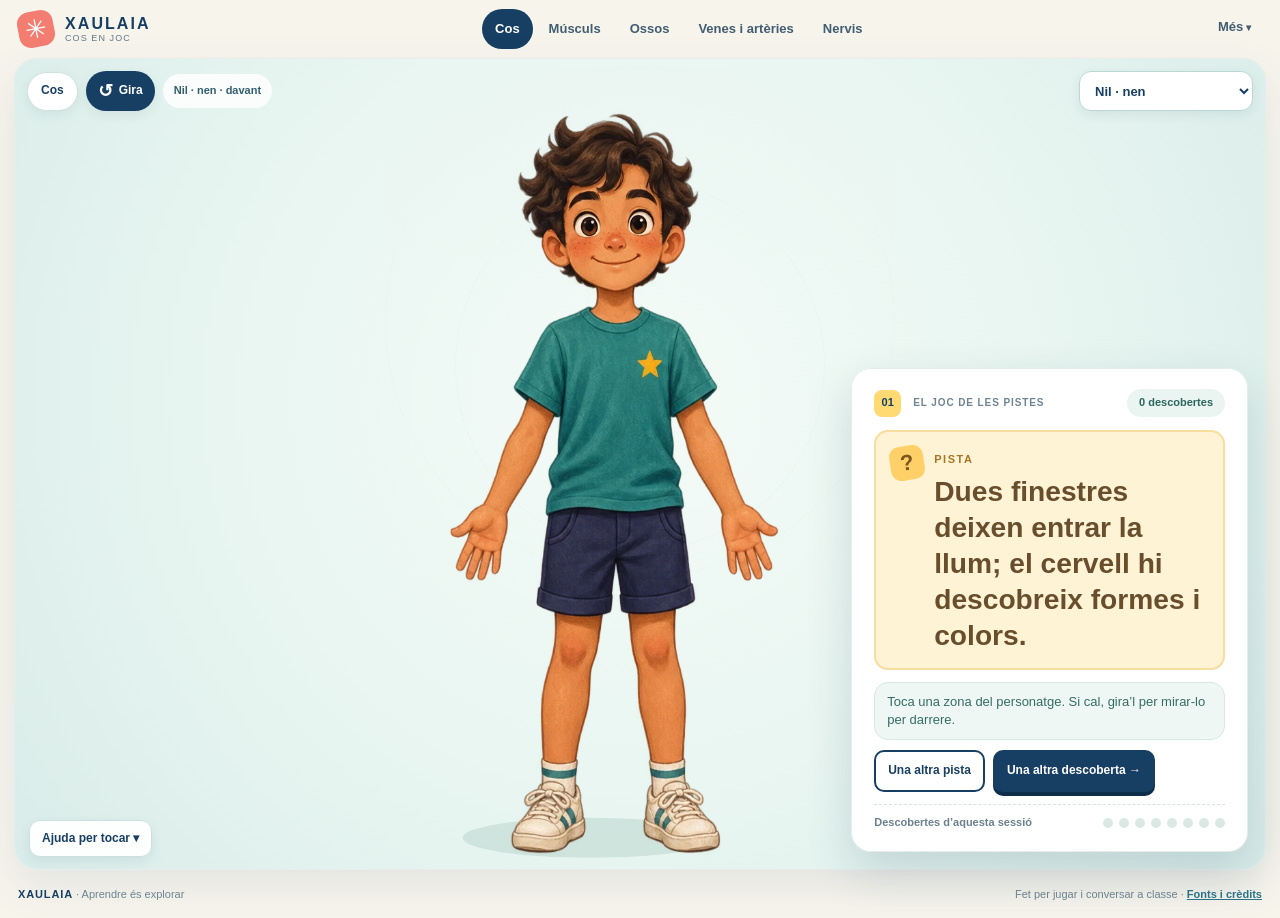
<file: index.html>
<!doctype html>
<html lang="ca">
<head>
  <meta charset="utf-8">
  <meta name="viewport" content="width=device-width, initial-scale=1, viewport-fit=cover">
  <meta name="theme-color" content="#184d77">
  <meta name="description" content="Descobreix el cos humà jugant: cos, músculs, ossos, circulació i nervis.">
  <link rel="manifest" href="./manifest.webmanifest">
  <link rel="icon" type="image/svg+xml" href="./icons/icon.svg">
  <link rel="apple-touch-icon" href="./icons/icon-192.png">
  <link rel="stylesheet" href="./styles.css?v=11">
  <link rel="stylesheet" href="./layout.css?v=11">
  <title>Cos en joc · XAULAIA</title>
</head>
<body class="app-page" data-mode="tickle">
  <a class="skip-link" href="#main">Salta al contingut</a>
  <header class="site-header">
    <div class="brand" aria-label="XAULAIA, Cos en joc">
      <span class="brand-mark" aria-hidden="true">✳</span>
      <span class="brand-text"><strong>XAULAIA</strong><small>Cos en joc</small></span>
    </div>
    <nav class="top-nav" aria-label="Activitats">
      <button class="nav-button is-active" type="button" data-mode="tickle" aria-current="page">Cos</button>
      <button class="nav-button" type="button" data-mode="muscles">Músculs</button>
      <button class="nav-button" type="button" data-mode="bones">Ossos</button>
      <button class="nav-button" type="button" data-mode="circulation" aria-label="Venes i artèries"><span class="nav-full">Venes i artèries</span><span class="nav-short" aria-hidden="true">Sang</span></button>
      <button class="nav-button" type="button" data-mode="nerves">Nervis</button>
    </nav>
    <details class="more-menu"><summary>Més</summary><div class="more-menu-popover"><button class="nav-button" type="button" data-mode="emotions">Cervell i emocions</button><button class="nav-button" type="button" data-mode="layers">Capes creades per mi</button></div></details>
    <button id="installButton" class="install-button" type="button" hidden>Instal·la l’app ↗</button>
  </header>

  <main id="main">
    <h1 class="sr-only">Cos en joc · XAULAIA</h1>

    <div class="app-layout">
      <section class="figure-card" aria-labelledby="figureTitle">
        <h2 id="figureTitle" class="sr-only">Explora el cos</h2>
        <span class="sr-only" id="figureSpeech" aria-live="polite">Hola! 👋</span>
        <div class="figure-toolbar">
          <div class="figure-toolbar-start"><span id="layerBadge" class="layer-badge">Cos</span><button id="turnButton" class="round-action" type="button" aria-label="Gira el personatge">↺ <span>Gira</span></button><span id="viewLabel" class="view-label">Nen · davant</span></div>
          <label class="person-picker" for="personSelect"><span class="sr-only">Tria personatge i edat</span><select id="personSelect" aria-label="Tria personatge i edat"><optgroup label="En Nil: nen i home"><option value="nen">Nil · nen</option><option value="home">Nil · adult</option></optgroup><optgroup label="La Nia: nena, adolescent i dona"><option value="nena">Nia · nena</option><option value="adolescent">Nia · adolescent</option><option value="dona">Nia · adulta</option></optgroup></select></label>
        </div>
        <div class="body-stage" id="bodyStage" data-layer="body" data-view="front">
          <div class="stage-orbit orbit-one" aria-hidden="true"></div>
          <div class="stage-orbit orbit-two" aria-hidden="true"></div>
          <svg id="bodySvg" class="body-svg" viewBox="0 0 420 610" role="group" aria-labelledby="svgTitle svgDesc">
            <title id="svgTitle">Personatge del cos humà</title>
            <desc id="svgDesc">Toca una zona del personatge per respondre a la pista. Pots girar-lo per veure l’esquena.</desc>
            <defs>
              <linearGradient id="skin" x1="0" x2="1" y1="0" y2="1"><stop stop-color="#f4bd92"/><stop offset="1" stop-color="#e9a97e"/></linearGradient>
              <linearGradient id="shirt" x1="0" x2="1" y1="0" y2="1"><stop stop-color="#80d7c7"/><stop offset="1" stop-color="#55b9b5"/></linearGradient>
              <linearGradient id="shorts" x1="0" x2="1" y1="0" y2="1"><stop stop-color="#265f91"/><stop offset="1" stop-color="#184d77"/></linearGradient>
              <filter id="softShadow" x="-40%" y="-40%" width="180%" height="180%"><feDropShadow dx="0" dy="8" stdDeviation="8" flood-color="#184d77" flood-opacity=".16"/></filter>
            </defs>
            <ellipse cx="210" cy="585" rx="102" ry="16" fill="#c7ddd8" opacity=".7"/>
            <g id="frontArt" class="view-art">
              <svg class="character-frame" x="0" y="0" width="420" height="610" viewBox="0 0 768 1024" preserveAspectRatio="none"><image id="frontCharacter" class="character-art" href="./characters/nen.webp" x="0" y="0" width="1536" height="1024" preserveAspectRatio="none"/></svg>
              <g class="muscle-overlay" aria-hidden="true">
                <path class="muscle-shape muscle-deltoid" d="M159 153 Q147 163 140 188 Q151 203 164 204 L178 165 Z M259 153 Q272 163 279 188 Q269 203 255 204 L242 165 Z"/>
                <path class="muscle-shape muscle-biceps" d="M138 195 Q130 224 119 259 L134 266 Q147 235 153 210 Z M281 195 Q289 224 300 259 L285 266 Q272 235 266 210 Z"/>
                <path class="muscle-shape muscle-serratus" d="M170 203 L187 214 L180 229 L190 236 L181 250 L167 244 Z M250 203 L233 214 L240 229 L230 236 L239 250 L253 244 Z"/>
                <path class="muscle-shape muscle-forearm" d="M113 257 Q100 288 102 319 L124 321 Q135 288 136 259 Z M307 257 Q320 288 318 319 L296 321 Q285 288 284 259 Z"/>
                <path class="muscle-shape muscle-quads" d="M164 388 Q184 382 205 388 L203 439 Q187 446 169 439 Z M217 388 Q237 382 258 388 L253 439 Q235 446 219 439 Z"/>
              </g>
              <g class="circulation-overlay" aria-hidden="true">
                <path class="vessel vessel-red" d="M218 198 C225 168 228 145 231 120 M218 198 C252 197 296 225 313 279 L338 344 M218 200 C202 254 181 323 174 394 L173 549 M218 200 C235 253 247 321 249 394 L249 549 M214 200 C180 196 131 220 111 278 L82 344"/>
                <path class="vessel vessel-blue" d="M203 198 C195 169 192 145 190 120 M203 198 C169 197 122 220 108 278 L78 344 M203 200 C190 250 169 321 167 394 L166 549 M203 200 C219 251 238 321 241 394 L242 549 M206 200 C244 202 295 225 312 278 L341 344"/>
                <path d="M191 189 Q182 169 190 157 Q201 148 207 165 L208 192Z M226 190 Q237 171 229 157 Q218 149 213 165 L212 192Z" fill="#d4f0ee" stroke="#53b6b5" stroke-width="2"/>
                <path d="M210 199 C194 178 183 202 210 223 C237 202 226 178 210 199Z" fill="#ea6a65" stroke="#af494b" stroke-width="2"/>
                <g class="blood-motion"><circle r="5" fill="#4f82c3"><animateMotion class="flow-particle" dur="1.2s" repeatCount="indefinite" path="M166 549 C170 430 185 297 203 198"/></circle><circle r="5" fill="#4f82c3"><animateMotion class="flow-particle" dur="1.2s" repeatCount="indefinite" path="M203 198 C182 182 180 161 190 150"/></circle><circle r="5" fill="#ef6d68"><animateMotion class="flow-particle" dur="1.2s" repeatCount="indefinite" path="M229 151 C240 168 230 189 218 200"/></circle><circle r="5" fill="#ef6d68"><animateMotion class="flow-particle" dur="1.2s" repeatCount="indefinite" path="M218 200 C235 310 250 440 249 549"/></circle></g>
              </g>
              <g class="brain-overlay" aria-hidden="true"><path d="M177 61 Q172 41 191 38 Q201 30 211 36 Q225 31 235 44 Q248 48 244 64 Q252 78 236 87 Q230 100 214 94 Q201 101 188 91 Q172 88 176 73 Z" fill="#ed8e9e" stroke="#ae5c70" stroke-width="2"/><path d="M210 37 Q207 53 212 65 Q207 79 214 93 M185 56 Q198 53 198 68 M228 50 Q221 62 232 73" fill="none" stroke="#ae5c70" stroke-width="2" stroke-linecap="round"/></g>
              <g class="bones-overlay" aria-hidden="true" stroke-linecap="round" stroke-linejoin="round">
                <g class="bone-skull" fill="#fff7e5" stroke="#66849b" stroke-width="2.6">
                  <path d="M176 69 Q176 35 210 31 Q244 35 244 69 L240 91 Q237 110 223 119 L197 119 Q183 110 180 91 Z"/>
                  <path d="M188 104 Q210 119 232 104 L228 124 Q210 137 192 124 Z"/>
                  <ellipse cx="195" cy="78" rx="9" ry="11" fill="#d9e8e9" stroke="#66849b" stroke-width="2"/>
                  <ellipse cx="225" cy="78" rx="9" ry="11" fill="#d9e8e9" stroke="#66849b" stroke-width="2"/>
                  <path d="M210 87 L205 101 L215 101 Z" fill="#d9e8e9" stroke="#66849b" stroke-width="1.5"/>
                  <path d="M194 109 Q210 115 226 109 M196 114 L196 119 M203 115 L203 122 M210 115 L210 123 M217 115 L217 122 M224 114 L224 119" fill="none" stroke="#66849b" stroke-width="1.5"/>
                </g>
                <g class="bone-spine" fill="#fff7e5" stroke="#66849b" stroke-width="2">
                  <path d="M210 135 C209 184 209 270 210 335" fill="none" stroke="#d6e3e9" stroke-width="13"/>
                  <path d="M210 135 C209 184 209 270 210 335" fill="none" stroke="#6d899e" stroke-width="2"/>
                  <rect x="202" y="145" width="16" height="11" rx="4"/><rect x="202" y="160" width="16" height="11" rx="4"/>
                  <rect x="202" y="175" width="16" height="11" rx="4"/><rect x="202" y="190" width="16" height="11" rx="4"/>
                  <rect x="202" y="205" width="16" height="11" rx="4"/><rect x="202" y="220" width="16" height="11" rx="4"/>
                  <rect x="202" y="235" width="16" height="11" rx="4"/><rect x="202" y="250" width="16" height="11" rx="4"/>
                  <rect x="202" y="265" width="16" height="11" rx="4"/><rect x="202" y="280" width="16" height="11" rx="4"/>
                  <rect x="202" y="295" width="16" height="11" rx="4"/><rect x="202" y="310" width="16" height="11" rx="4"/>
                </g>
                <g class="bone-ribs" fill="none" stroke="#fff7e5" stroke-width="10">
                  <path d="M209 182 Q183 168 166 186 Q165 203 203 206 M211 182 Q237 168 254 186 Q255 203 217 206"/>
                  <path d="M209 202 Q180 188 162 205 Q161 223 203 226 M211 202 Q240 188 258 205 Q259 223 217 226"/>
                  <path d="M209 222 Q182 211 166 225 Q166 242 203 247 M211 222 Q238 211 254 225 Q254 242 217 247"/>
                  <path d="M209 242 Q185 234 171 246 Q173 259 204 266 M211 242 Q235 234 249 246 Q247 259 216 266"/>
                </g>
                <g class="bone-ribs" fill="none" stroke="#66849b" stroke-width="2.2">
                  <path d="M209 182 Q183 168 166 186 Q165 203 203 206 M211 182 Q237 168 254 186 Q255 203 217 206"/>
                  <path d="M209 202 Q180 188 162 205 Q161 223 203 226 M211 202 Q240 188 258 205 Q259 223 217 226"/>
                  <path d="M209 222 Q182 211 166 225 Q166 242 203 247 M211 222 Q238 211 254 225 Q254 242 217 247"/>
                  <path d="M209 242 Q185 234 171 246 Q173 259 204 266 M211 242 Q235 234 249 246 Q247 259 216 266"/>
                  <path d="M210 178 L210 264"/>
                </g>
                <g class="bone-arms" fill="none" stroke="#fff7e5" stroke-width="11">
                  <path d="M204 170 Q180 164 160 174 M216 170 Q240 164 260 174"/>
                  <path d="M156 182 L129 260 M264 182 L291 260"/>
                  <path d="M129 264 L105 327 M135 265 L114 330 M291 264 L315 327 M285 265 L306 330"/>
                </g>
                <g class="bone-arms" fill="none" stroke="#66849b" stroke-width="2.3">
                  <path d="M204 170 Q180 164 160 174 M216 170 Q240 164 260 174 M156 182 L129 260 M264 182 L291 260"/>
                  <path d="M129 264 L105 327 M135 265 L114 330 M291 264 L315 327 M285 265 L306 330"/>
                </g>
                <g class="bone-pelvis" fill="#fff7e5" stroke="#66849b" stroke-width="2.5">
                  <path d="M174 313 Q192 324 210 317 Q228 324 246 313 L256 332 Q241 346 229 354 L210 343 L191 354 Q179 346 164 332 Z"/>
                  <path d="M197 336 Q210 341 223 336 L210 358 Z"/>
                </g>
                <g class="bone-legs" fill="none" stroke="#fff7e5" stroke-width="14">
                  <path d="M191 356 L181 437 M229 356 L241 437"/>
                  <path d="M181 444 L177 545 M187 444 L187 544 M241 444 L247 545 M235 444 L237 544"/>
                </g>
                <g class="bone-legs" fill="none" stroke="#66849b" stroke-width="2.5">
                  <path d="M191 356 L181 437 M229 356 L241 437 M181 444 L177 545 M187 444 L187 544 M241 444 L247 545 M235 444 L237 544"/>
                </g>
                <g fill="#fff7e5" stroke="#66849b" stroke-width="2">
                  <circle cx="129" cy="261" r="7"/><circle cx="291" cy="261" r="7"/>
                  <circle cx="181" cy="440" r="8"/><circle cx="241" cy="440" r="8"/>
                </g>
              </g>
              <g class="nerves-overlay" aria-hidden="true" fill="none" stroke-linecap="round" stroke-linejoin="round">
                <path class="nerve-brain" d="M182 57 Q179 44 192 40 Q202 31 211 39 Q223 33 232 43 Q244 45 240 58 Q248 71 237 78 Q233 90 219 88 Q209 95 199 87 Q185 91 181 76 Q174 69 182 57 Z" fill="#ffe2a0" stroke="#a97722" stroke-width="2.5"/>
                <path class="nerve-brain-detail" d="M209 39 Q203 54 211 63 Q205 77 212 88 M191 56 Q201 54 201 64 M229 51 Q219 62 229 73" stroke="#b78124" stroke-width="2"/>
                <path class="nerve-halo" d="M210 89 C209 146 210 247 210 334" stroke="#fff6d8" stroke-width="13"/>
                <path class="nerve-spinal-cord" d="M210 89 C209 146 210 247 210 334" stroke="#e5ac39" stroke-width="5"/>
                <g class="nerve-network" stroke="#fff6d8" stroke-width="9">
                  <path d="M210 168 Q179 166 156 187 C140 211 132 244 127 267 C115 299 105 320 95 341"/>
                  <path d="M210 168 Q241 166 264 187 C280 211 288 244 293 267 C305 299 315 320 325 341"/>
                  <path d="M210 312 Q188 332 184 370 C179 414 181 471 178 549"/>
                  <path d="M210 312 Q232 332 236 370 C241 414 239 471 242 549"/>
                  <path d="M190 230 Q177 241 165 256 M230 230 Q243 241 255 256"/>
                </g>
                <g class="nerve-network" stroke="#e5ac39" stroke-width="3.7">
                  <path d="M210 168 Q179 166 156 187 C140 211 132 244 127 267 C115 299 105 320 95 341"/>
                  <path d="M210 168 Q241 166 264 187 C280 211 288 244 293 267 C305 299 315 320 325 341"/>
                  <path d="M210 312 Q188 332 184 370 C179 414 181 471 178 549"/>
                  <path d="M210 312 Q232 332 236 370 C241 414 239 471 242 549"/>
                  <path d="M190 230 Q177 241 165 256 M230 230 Q243 241 255 256"/>
                </g>
                <g class="nerve-nodes" fill="#ffcc54" stroke="#a97722" stroke-width="1.7">
                  <circle cx="210" cy="88" r="5"/><circle cx="210" cy="168" r="5"/><circle cx="210" cy="312" r="5"/>
                  <circle cx="95" cy="341" r="5"/><circle cx="325" cy="341" r="5"/>
                  <circle cx="178" cy="549" r="5"/><circle cx="242" cy="549" r="5"/>
                </g>
                <g class="nerve-route nerve-sensory-route" stroke="#f68c3d" stroke-width="7">
                  <path d="M325 341 C315 320 305 299 293 267 C288 244 280 211 264 187 Q241 166 210 168 C209 147 210 111 210 88"/>
                </g>
                <g class="nerve-route nerve-motor-route" stroke="#f68c3d" stroke-width="7">
                  <path d="M210 88 C210 111 209 147 210 168 Q241 166 264 187 C280 211 288 244 293 267 C305 299 315 320 325 341"/>
                </g>
              </g>
            </g>
            <g id="backArt" class="view-art" aria-hidden="true">
              <svg class="character-frame" x="0" y="0" width="420" height="610" viewBox="768 0 768 1024" preserveAspectRatio="none"><image id="backCharacter" class="character-art" href="./characters/nen.webp" x="0" y="0" width="1536" height="1024" preserveAspectRatio="none"/></svg>
              <g class="muscle-overlay" aria-hidden="true"><path class="muscle-shape muscle-trapezius" d="M184 142 Q208 166 236 142 L258 188 L212 218 L162 188Z"/><path class="muscle-shape muscle-triceps" d="M137 196 L155 212 L130 269 L113 258Z M283 196 L265 212 L290 269 L307 258Z"/><path class="muscle-shape muscle-glutes" d="M164 331 Q186 322 208 339 L207 391 Q183 395 164 377Z M212 339 Q234 322 256 331 L256 377 Q237 395 213 391Z"/><path class="muscle-shape muscle-calves" d="M164 460 Q177 455 192 461 L188 539 L165 539Z M228 461 Q243 455 256 460 L255 539 L232 539Z"/></g>
              <g class="circulation-overlay" aria-hidden="true"><path class="vessel vessel-red" d="M218 198 C225 168 228 145 231 120 M218 198 C252 197 296 225 313 279 L338 344 M218 200 C202 254 181 323 174 394 L173 549 M218 200 C235 253 247 321 249 394 L249 549 M214 200 C180 196 131 220 111 278 L82 344"/><path class="vessel vessel-blue" d="M203 198 C195 169 192 145 190 120 M203 198 C169 197 122 220 108 278 L78 344 M203 200 C190 250 169 321 167 394 L166 549 M203 200 C219 251 238 321 241 394 L242 549 M206 200 C244 202 295 225 312 278 L341 344"/><path d="M210 199 C194 178 183 202 210 223 C237 202 226 178 210 199Z" fill="#ea6a65" stroke="#af494b" stroke-width="2"/><g class="blood-motion"><circle r="5" fill="#4f82c3"><animateMotion class="flow-particle" dur="1.2s" repeatCount="indefinite" path="M166 549 C170 430 185 297 203 198"/></circle><circle r="5" fill="#4f82c3"><animateMotion class="flow-particle" dur="1.2s" repeatCount="indefinite" path="M203 198 C182 182 180 161 190 150"/></circle><circle r="5" fill="#ef6d68"><animateMotion class="flow-particle" dur="1.2s" repeatCount="indefinite" path="M229 151 C240 168 230 189 218 200"/></circle><circle r="5" fill="#ef6d68"><animateMotion class="flow-particle" dur="1.2s" repeatCount="indefinite" path="M218 200 C235 310 250 440 249 549"/></circle></g></g>
              <g class="bones-overlay" aria-hidden="true" stroke-linecap="round" stroke-linejoin="round">
                <g class="bone-skull" fill="#fff7e5" stroke="#66849b" stroke-width="2.6">
                  <path d="M176 68 Q176 35 210 31 Q244 35 244 68 Q244 103 226 121 L194 121 Q176 103 176 68 Z"/>
                </g>
                <g class="bone-ribs" fill="none" stroke="#fff7e5" stroke-width="11">
                  <path d="M207 179 Q177 169 165 190 Q171 209 204 215 M213 179 Q243 169 255 190 Q249 209 216 215"/>
                  <path d="M207 204 Q176 196 164 215 Q173 230 204 238 M213 204 Q244 196 256 215 Q247 230 216 238"/>
                  <path d="M207 228 Q181 225 169 238 Q178 252 205 261 M213 228 Q239 225 251 238 Q242 252 215 261"/>
                </g>
                <g class="bone-ribs" fill="none" stroke="#66849b" stroke-width="2.2">
                  <path d="M207 179 Q177 169 165 190 Q171 209 204 215 M213 179 Q243 169 255 190 Q249 209 216 215"/>
                  <path d="M207 204 Q176 196 164 215 Q173 230 204 238 M213 204 Q244 196 256 215 Q247 230 216 238"/>
                  <path d="M207 228 Q181 225 169 238 Q178 252 205 261 M213 228 Q239 225 251 238 Q242 252 215 261"/>
                </g>
                <g class="bone-scapulae" fill="#fff7e5" stroke="#66849b" stroke-width="2.2">
                  <path d="M171 179 L196 190 L179 226 Q163 215 171 179 Z"/>
                  <path d="M249 179 L224 190 L241 226 Q257 215 249 179 Z"/>
                </g>
                <g class="bone-spine" fill="#fff7e5" stroke="#66849b" stroke-width="2">
                  <path d="M210 137 L210 334" fill="none" stroke="#d6e3e9" stroke-width="13"/>
                  <path d="M210 137 L210 334" fill="none" stroke="#6d899e" stroke-width="2"/>
                  <rect x="202" y="145" width="16" height="11" rx="4"/><rect x="202" y="161" width="16" height="11" rx="4"/>
                  <rect x="202" y="177" width="16" height="11" rx="4"/><rect x="202" y="193" width="16" height="11" rx="4"/>
                  <rect x="202" y="209" width="16" height="11" rx="4"/><rect x="202" y="225" width="16" height="11" rx="4"/>
                  <rect x="202" y="241" width="16" height="11" rx="4"/><rect x="202" y="257" width="16" height="11" rx="4"/>
                  <rect x="202" y="273" width="16" height="11" rx="4"/><rect x="202" y="289" width="16" height="11" rx="4"/>
                  <rect x="202" y="305" width="16" height="11" rx="4"/><rect x="202" y="321" width="16" height="11" rx="4"/>
                </g>
                <g class="bone-arms" fill="none" stroke="#fff7e5" stroke-width="11">
                  <path d="M156 181 L129 260 M264 181 L291 260 M129 265 L105 328 M135 265 L114 328 M291 265 L315 328 M285 265 L306 328"/>
                </g>
                <g class="bone-arms" fill="none" stroke="#66849b" stroke-width="2.3">
                  <path d="M156 181 L129 260 M264 181 L291 260 M129 265 L105 328 M135 265 L114 328 M291 265 L315 328 M285 265 L306 328"/>
                </g>
                <g class="bone-pelvis" fill="#fff7e5" stroke="#66849b" stroke-width="2.5">
                  <path d="M172 318 Q190 325 210 319 Q230 325 248 318 L254 337 Q235 352 210 349 Q185 352 166 337 Z"/>
                </g>
                <g class="bone-legs" fill="none" stroke="#fff7e5" stroke-width="14">
                  <path d="M190 351 L181 438 M230 351 L241 438 M181 446 L177 545 M187 446 L187 544 M241 446 L247 545 M235 446 L237 544"/>
                </g>
                <g class="bone-legs" fill="none" stroke="#66849b" stroke-width="2.5">
                  <path d="M190 351 L181 438 M230 351 L241 438 M181 446 L177 545 M187 446 L187 544 M241 446 L247 545 M235 446 L237 544"/>
                </g>
                <g fill="#fff7e5" stroke="#66849b" stroke-width="2">
                  <circle cx="129" cy="261" r="7"/><circle cx="291" cy="261" r="7"/>
                  <circle cx="181" cy="442" r="8"/><circle cx="241" cy="442" r="8"/>
                </g>
              </g>
              <g class="nerves-overlay" aria-hidden="true" fill="none" stroke-linecap="round" stroke-linejoin="round">
                <path class="nerve-brain" d="M182 57 Q179 44 192 40 Q202 31 211 39 Q223 33 232 43 Q244 45 240 58 Q248 71 237 78 Q233 90 219 88 Q209 95 199 87 Q185 91 181 76 Q174 69 182 57 Z" fill="#ffe2a0" stroke="#a97722" stroke-width="2.5"/>
                <path class="nerve-brain-detail" d="M209 39 Q203 54 211 63 Q205 77 212 88 M191 56 Q201 54 201 64 M229 51 Q219 62 229 73" stroke="#b78124" stroke-width="2"/>
                <path class="nerve-halo" d="M210 89 C209 146 210 247 210 334" stroke="#fff6d8" stroke-width="13"/>
                <path class="nerve-spinal-cord" d="M210 89 C209 146 210 247 210 334" stroke="#e5ac39" stroke-width="5"/>
                <g class="nerve-network" stroke="#fff6d8" stroke-width="9">
                  <path d="M210 168 Q179 166 156 187 C140 211 132 244 127 267 C115 299 105 320 95 341"/>
                  <path d="M210 168 Q241 166 264 187 C280 211 288 244 293 267 C305 299 315 320 325 341"/>
                  <path d="M210 312 Q188 332 184 370 C179 414 181 471 178 549"/>
                  <path d="M210 312 Q232 332 236 370 C241 414 239 471 242 549"/>
                  <path d="M190 230 Q177 241 165 256 M230 230 Q243 241 255 256"/>
                </g>
                <g class="nerve-network" stroke="#e5ac39" stroke-width="3.7">
                  <path d="M210 168 Q179 166 156 187 C140 211 132 244 127 267 C115 299 105 320 95 341"/>
                  <path d="M210 168 Q241 166 264 187 C280 211 288 244 293 267 C305 299 315 320 325 341"/>
                  <path d="M210 312 Q188 332 184 370 C179 414 181 471 178 549"/>
                  <path d="M210 312 Q232 332 236 370 C241 414 239 471 242 549"/>
                  <path d="M190 230 Q177 241 165 256 M230 230 Q243 241 255 256"/>
                </g>
                <g class="nerve-nodes" fill="#ffcc54" stroke="#a97722" stroke-width="1.7">
                  <circle cx="210" cy="88" r="5"/><circle cx="210" cy="168" r="5"/><circle cx="210" cy="312" r="5"/>
                  <circle cx="95" cy="341" r="5"/><circle cx="325" cy="341" r="5"/>
                  <circle cx="178" cy="549" r="5"/><circle cx="242" cy="549" r="5"/>
                </g>
                <g class="nerve-route nerve-sensory-route" stroke="#f68c3d" stroke-width="7">
                  <path d="M325 341 C315 320 305 299 293 267 C288 244 280 211 264 187 Q241 166 210 168 C209 147 210 111 210 88"/>
                </g>
                <g class="nerve-route nerve-motor-route" stroke="#f68c3d" stroke-width="7">
                  <path d="M210 88 C210 111 209 147 210 168 Q241 166 264 187 C280 211 288 244 293 267 C305 299 315 320 325 341"/>
                </g>
              </g>
            </g>
            <g id="customMarkers" aria-hidden="true"></g>
            <g id="hotspots"></g>
          </svg>
          <div class="tickle-pop" aria-hidden="true">He-he! ✨</div>
        </div>
        <details class="accessible-zones"><summary>Ajuda per tocar ▾</summary><div id="zoneButtons" class="zone-buttons"></div></details>
      </section>

      <div class="activity-column">
        <section id="ticklePanel" class="activity-panel" data-panel="tickle" aria-labelledby="tickleTitle">
          <div class="activity-kicker"><span class="number-pill">01</span> EL JOC DE LES PISTES <span class="score-pill" id="scorePill">0 descobertes</span></div>
          <h2 id="tickleTitle">On li fem pessigolles?</h2>
          <p class="panel-lead">Llegeix, pensa i toca el lloc. Les pistes expliquen què fa cada part del cos.</p>
          <div class="clue-card"><div class="clue-icon" aria-hidden="true">?</div><div><span class="clue-label">PISTA</span><p id="clueText"></p></div></div>
          <div id="clueFeedback" class="feedback" role="status" aria-live="polite">Toca una zona del personatge.</div>
          <div class="panel-actions"><button id="extraHintButton" class="secondary-button" type="button">Una altra pista</button><button id="nextClueButton" class="primary-button" type="button">Una altra descoberta →</button></div>
          <div class="progress-row"><span>Descobertes d’aquesta sessió</span><div id="progressDots" class="progress-dots" aria-hidden="true"></div></div>
        </section>

        <section id="musclesPanel" class="activity-panel" data-panel="muscles" aria-labelledby="musclesTitle" hidden>
          <div class="activity-kicker"><span class="number-pill">02</span> COM ENS MOVEM</div>
          <h2 id="musclesTitle">El pot de galetes és dalt de tot!</h2>
          <p class="panel-lead">Un moviment necessita un equip de músculs. Tria els que hi ajuden en cada moment.</p>
          <div class="story-strip"><span aria-hidden="true">🍪</span><p id="muscleStory"></p></div>
          <div class="step-tabs" role="group" aria-label="Moments del moviment"><button id="muscleStep1" class="step-button is-active" type="button" data-step="0">1 · Arribar-hi</button><button id="muscleStep2" class="step-button" type="button" data-step="1">2 · Agafar i acostar</button></div>
          <fieldset class="muscle-options"><legend id="muscleQuestion">Quins músculs t’ajuden?</legend><div id="muscleChoices" class="choice-grid"></div></fieldset>
          <button id="checkMusclesButton" class="primary-button full" type="button">Comprova l’equip →</button>
          <div id="muscleFeedback" class="feedback muscle-feedback" role="status" aria-live="polite">Pots seleccionar més d’una resposta.</div>
          <p class="tiny-note">Parlem dels músculs principals d’aquest gest; el cos en fa treballar molts més.</p>
        </section>

        <section id="bonesPanel" class="activity-panel" data-panel="bones" aria-labelledby="bonesTitle" hidden>
          <div class="activity-kicker"><span class="number-pill">03</span> ELS OSSOS</div>
          <h2 id="bonesTitle">Un esquelet que ajuda</h2>
          <p class="panel-lead">Els ossos ens sostenen, protegeixen òrgans i treballen amb els músculs per moure’ns.</p>
          <div class="clue-card"><div class="clue-icon" aria-hidden="true">?</div><div><span class="clue-label">TOCA L’OS</span><p id="boneQuestion"></p></div></div>
          <div id="boneFeedback" class="feedback" role="status" aria-live="polite">Toca la figura. Pots girar-la per veure la columna.</div>
          <div class="panel-actions"><button id="boneHintButton" class="secondary-button" type="button">Una pista</button><button id="nextBoneButton" class="primary-button" type="button">Una altra pregunta →</button></div>
          <details class="learn-more"><summary>Per què tenim ossos?</summary><p>El crani protegeix el cervell, les costelles formen una gàbia flexible i la columna ajuda a sostenir el tronc. És un esquema simplificat.</p></details>
        </section>

        <section id="circulationPanel" class="activity-panel" data-panel="circulation" aria-labelledby="circulationTitle" hidden>
          <div class="activity-kicker"><span class="number-pill">04</span> VENES I ARTÈRIES</div>
          <h2 id="circulationTitle">Un circuit que no s’atura</h2>
          <p class="panel-lead">El cor empeny la sang cap als pulmons i cap a tot el cos. Mou el control per veure com canvia el ritme dels batecs.</p>
          <div class="heart-control"><div class="heart-pulse" aria-hidden="true">♥</div><div class="rate-readout"><strong><span id="bpmValue">90</span> <small>bpm</small></strong><span>batecs per minut</span></div><input id="bpmSlider" type="range" min="60" max="150" value="90" step="5" aria-label="Batecs per minut"><div class="slider-labels"><span>més tranquil</span><span>més ràpid</span></div></div>
          <details class="learn-more"><summary>Segueix el recorregut de la sang</summary><div class="flow-card" aria-label="Camí simplificat de la sang"><div class="flow-line flow-blue"><span>Cos</span><b>→</b><span>Venes</span><b>→</b><span>Cor dret</span><b>→</b><span>Artèria pulmonar</span><b>→</b><span>Pulmons</span></div><div class="flow-line flow-red"><span>Pulmons</span><b>→</b><span>Venes pulmonars</span><b>→</b><span>Cor esquerre</span><b>→</b><span>Artèries</span><b>→</b><span>Cos</span></div></div><p class="tiny-note">Les artèries surten del cor i les venes hi tornen. El blau i el vermell són colors d’un esquema: la sang no és blava. El control és una simulació, no una mesura del teu pols.</p></details>
          <div class="fact-box"><strong>Sabies que…?</strong><p id="bpmFact">El cor batega una vegada i una altra. Si el ritme canvia, el recorregut de la sang continua sent el mateix.</p></div>
        </section>

        <section id="nervesPanel" class="activity-panel" data-panel="nerves" aria-labelledby="nervesTitle" hidden>
          <div class="activity-kicker"><span class="number-pill">05</span> ELS NERVIS</div>
          <h2 id="nervesTitle">Missatges que viatgen</h2>
          <p class="panel-lead">Els nervis comuniquen el cos amb el cervell i la medul·la espinal. Segueix la direcció del missatge.</p>
          <div class="clue-card"><div class="clue-icon" aria-hidden="true">✦</div><div><span class="clue-label">QUIN CAMÍ?</span><p id="nerveQuestion"></p></div></div>
          <div id="nerveChoices" class="nerve-choices" role="group" aria-label="Tria el camí del missatge"></div>
          <div id="nerveFeedback" class="feedback" role="status" aria-live="polite">Tria un camí per veure el missatge.</div>
          <button id="nextNerveButton" class="primary-button full" type="button">Un altre missatge →</button>
          <details class="learn-more"><summary>Com ho sabem?</summary><p>Els nervis sensitius porten informació cap al cervell i la medul·la. Els nervis motors porten ordres cap als músculs. El dibuix és un esquema simplificat.</p></details>
        </section>

        <section id="emotionsPanel" class="activity-panel" data-panel="emotions" aria-labelledby="emotionsTitle" hidden>
          <div class="activity-kicker"><span class="number-pill">06</span> CERVELL I EMOCIONS</div>
          <h2 id="emotionsTitle">Un soroll al pati! Què passa?</h2>
          <p class="panel-lead">Cau una pilota i fa un soroll fort. Diverses parts del cervell comparteixen informació. Relaciona cada pista amb la seva tasca.</p>
          <div class="brain-situation"><span aria-hidden="true">💥</span><span>«PAM!» Una pilota ha caigut darrere teu.</span></div>
          <div id="brainMatch" class="brain-match"></div>
          <button id="checkBrainButton" class="primary-button full" type="button">Comprova les relacions →</button>
          <div id="brainFeedback" class="feedback" role="status" aria-live="polite">Tria una resposta per a cada part.</div>
          <div class="fact-box"><strong>Una idea important</strong><p>Les emocions no tenen un únic “botó”. El cervell treballa en xarxa i el cos també ens dona pistes, com un batec més ràpid.</p></div>
        </section>

        <section id="layersPanel" class="activity-panel" data-panel="layers" aria-labelledby="layersTitle" hidden>
          <div class="activity-kicker"><span class="number-pill">07</span> EL TEU LABORATORI</div>
          <h2 id="layersTitle">Mira el cos per capes</h2>
          <p class="panel-lead">Cada capa és una manera de mirar el mateix cos. També pots inventar-ne una i posar-hi punts d’aprenentatge.</p>
          <div id="layerList" class="layer-list"></div>
          <div id="layerDetail" class="layer-detail"></div>
          <details class="create-layer"><summary>＋ Crea una capa nova</summary><form id="newLayerForm" class="layer-form"><label>Nom de la capa<input name="name" maxlength="32" required placeholder="Per exemple, els ossos"></label><label>Què aprendrem?<textarea name="description" maxlength="160" required rows="2" placeholder="Una frase curta per explicar aquesta capa"></textarea></label><label>Color dels punts<input name="color" type="color" value="#8056c6"></label><button class="primary-button" type="submit">Crea la capa</button></form></details>
          <div class="share-row"><button id="exportLayersButton" class="text-button" type="button">Descarrega les meves capes ↓</button><label class="text-button import-label">Importa capes ↑<input id="importLayersInput" type="file" accept="application/json,.json" hidden></label></div>
          <p class="tiny-note">Les capes que crees es guarden en aquest dispositiu. Descarrega-les si les vols conservar o compartir.</p>
        </section>
      </div>
    </div>
  </main>
  <footer class="site-footer"><span><strong>XAULAIA</strong> · Aprendre és explorar</span><span>Fet per jugar i conversar a classe · <a href="./credits.html?v=11">Fonts i crèdits</a></span></footer>
  <script src="./app.js?v=11" defer></script>
</body>
</html>
</file>
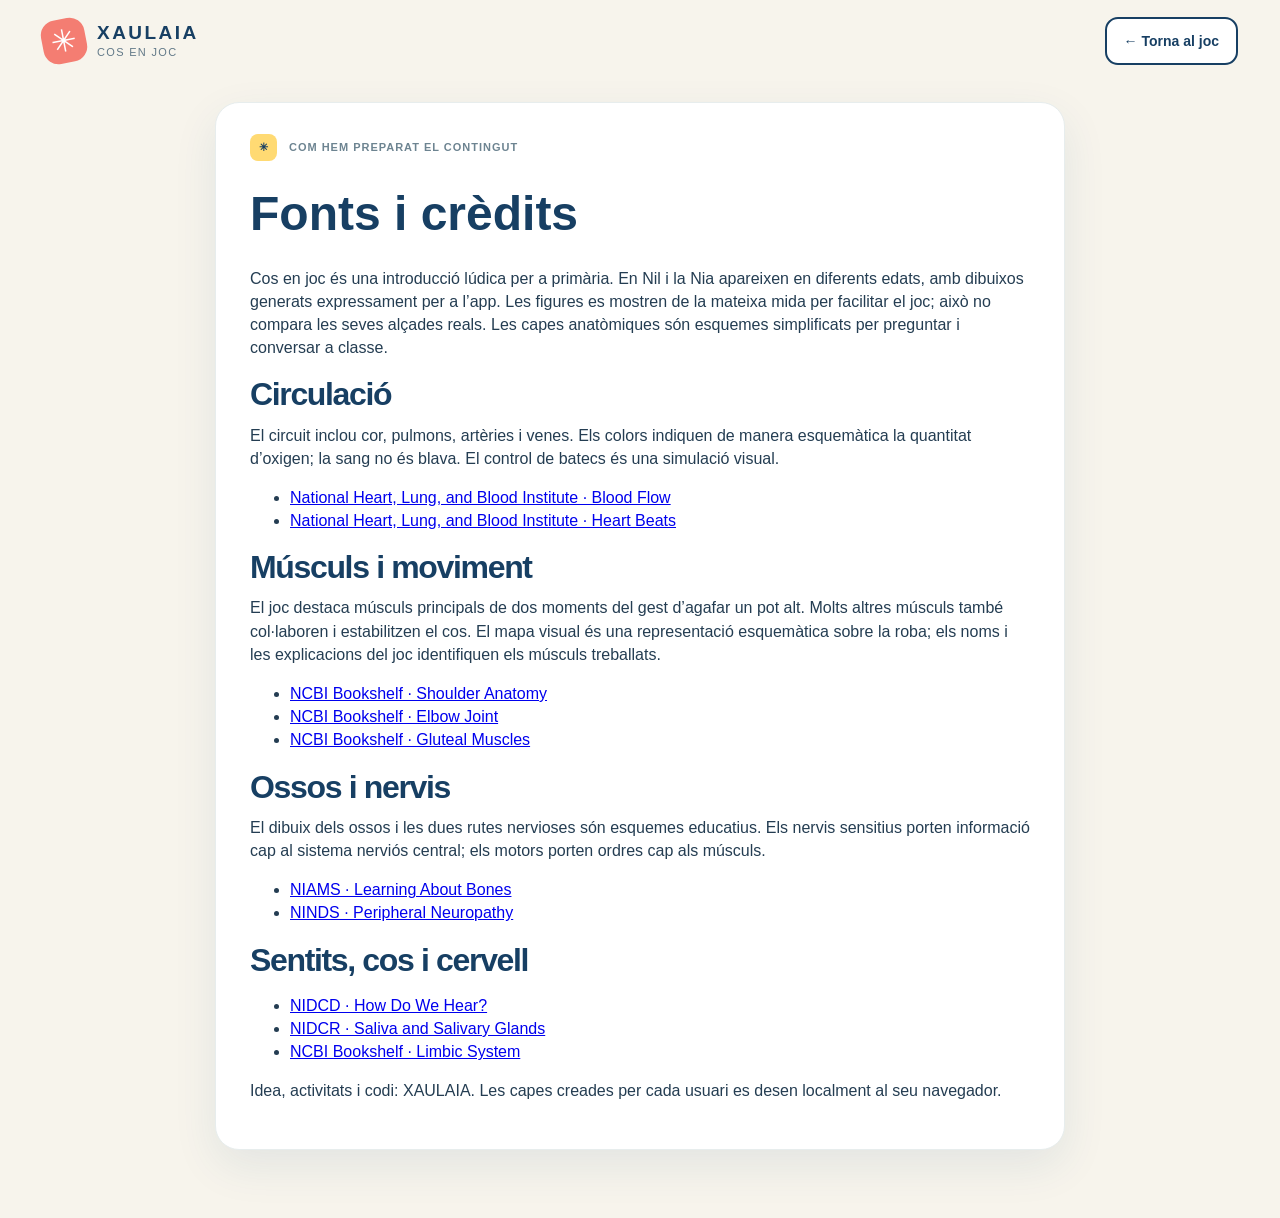
<file: credits.html>
<!doctype html>
<html lang="ca">
<head>
  <meta charset="utf-8"><meta name="viewport" content="width=device-width, initial-scale=1">
  <meta name="theme-color" content="#184d77"><link rel="icon" type="image/svg+xml" href="./icons/icon.svg">
  <link rel="stylesheet" href="./styles.css?v=11"><title>Fonts i crèdits · Cos en joc</title>
</head>
<body>
  <header class="site-header"><div class="brand"><span class="brand-mark" aria-hidden="true">✳</span><span class="brand-text"><strong>XAULAIA</strong><small>Cos en joc</small></span></div><a class="secondary-button" href="./index.html?v=11" style="margin-left:auto;text-decoration:none">← Torna al joc</a></header>
  <main><section class="activity-panel" style="min-height:0;max-width:850px;margin:20px auto">
    <div class="activity-kicker"><span class="number-pill">✳</span> COM HEM PREPARAT EL CONTINGUT</div>
    <h1 style="color:#173f63;font-size:clamp(30px,4vw,48px);margin:18px 0">Fonts i crèdits</h1>
    <p>Cos en joc és una introducció lúdica per a primària. En Nil i la Nia apareixen en diferents edats, amb dibuixos generats expressament per a l’app. Les figures es mostren de la mateixa mida per facilitar el joc; això no compara les seves alçades reals. Les capes anatòmiques són esquemes simplificats per preguntar i conversar a classe.</p>
    <h2>Circulació</h2>
    <p>El circuit inclou cor, pulmons, artèries i venes. Els colors indiquen de manera esquemàtica la quantitat d’oxigen; la sang no és blava. El control de batecs és una simulació visual.</p>
    <ul><li><a href="https://www.nhlbi.nih.gov/health/heart/blood-flow">National Heart, Lung, and Blood Institute · Blood Flow</a></li><li><a href="https://www.nhlbi.nih.gov/health/heart/heart-beats">National Heart, Lung, and Blood Institute · Heart Beats</a></li></ul>
    <h2>Músculs i moviment</h2>
    <p>El joc destaca músculs principals de dos moments del gest d’agafar un pot alt. Molts altres músculs també col·laboren i estabilitzen el cos. El mapa visual és una representació esquemàtica sobre la roba; els noms i les explicacions del joc identifiquen els músculs treballats.</p>
    <ul><li><a href="https://www.ncbi.nlm.nih.gov/books/NBK537148/">NCBI Bookshelf · Shoulder Anatomy</a></li><li><a href="https://www.ncbi.nlm.nih.gov/books/NBK532948/">NCBI Bookshelf · Elbow Joint</a></li><li><a href="https://www.ncbi.nlm.nih.gov/books/NBK538193/">NCBI Bookshelf · Gluteal Muscles</a></li></ul>
    <h2>Ossos i nervis</h2>
    <p>El dibuix dels ossos i les dues rutes nervioses són esquemes educatius. Els nervis sensitius porten informació cap al sistema nerviós central; els motors porten ordres cap als músculs.</p>
    <ul><li><a href="https://www.niams.nih.gov/health-topics/educational-resources/health-lesson-learning-about-bones">NIAMS · Learning About Bones</a></li><li><a href="https://www.ninds.nih.gov/health-information/disorders/peripheral-neuropathy">NINDS · Peripheral Neuropathy</a></li></ul>
    <h2>Sentits, cos i cervell</h2>
    <ul><li><a href="https://www.nidcd.nih.gov/health/how-do-we-hear">NIDCD · How Do We Hear?</a></li><li><a href="https://www.nidcr.nih.gov/health-info/saliva-salivary-gland-disorders">NIDCR · Saliva and Salivary Glands</a></li><li><a href="https://www.ncbi.nlm.nih.gov/books/NBK538491/">NCBI Bookshelf · Limbic System</a></li></ul>
    <p>Idea, activitats i codi: XAULAIA. Les capes creades per cada usuari es desen localment al seu navegador.</p>
  </section></main>
</body>
</html>
</file>
<file: styles.css>
@font-face{font-family:TrebuchetFallback;src:local("Trebuchet MS")}
:root{--navy:#173f63;--navy2:#244c6c;--ink:#243d52;--muted:#627988;--paper:#f7f4ec;--cream:#fffaf0;--white:#fff;--mint:#d9f0e8;--mint-dark:#318e83;--coral:#f47d72;--sun:#ffda73;--line:#d9e7e7;--shadow:0 16px 45px rgba(24,77,119,.09);--round:24px}
*{box-sizing:border-box}
html{scroll-behavior:smooth}
body{margin:0;background:var(--paper);color:var(--ink);font-family:TrebuchetFallback,"Trebuchet MS",Verdana,Arial,sans-serif;font-size:16px;line-height:1.45;overflow-x:hidden}
button,input,select,textarea{font:inherit}
button{cursor:pointer}
button:focus-visible,input:focus-visible,select:focus-visible,textarea:focus-visible,summary:focus-visible,.hotspot:focus-visible{outline:3px solid #f2a31d;outline-offset:4px}
button:disabled{cursor:not-allowed;opacity:.55}
[hidden]{display:none!important}
.skip-link{position:absolute;left:12px;top:-70px;z-index:100;background:#fff;padding:12px 18px;border-radius:10px;color:var(--navy)}
.skip-link:focus{top:12px}
.site-header{min-height:82px;display:flex;align-items:center;gap:30px;max-width:1440px;margin:0 auto;padding:14px 42px}
.brand{display:flex;align-items:center;gap:11px;color:var(--navy);flex:0 0 auto}
.brand-mark{display:grid;place-items:center;width:44px;height:44px;color:#fff;background:var(--coral);border-radius:15px;font-size:31px;line-height:1;transform:rotate(-11deg)}
.brand-text{display:flex;flex-direction:column;line-height:1.08;letter-spacing:.03em}.brand-text strong{font-size:19px;letter-spacing:.13em}.brand-text small{font-size:11px;text-transform:uppercase;letter-spacing:.12em;margin-top:4px;color:var(--muted)}
.top-nav{display:flex;gap:4px;margin:auto;justify-content:center;align-items:center;flex-wrap:wrap}
.nav-button{border:0;background:transparent;color:#415d71;padding:10px 13px;border-radius:100px;font-weight:700;font-size:14px;white-space:nowrap}.nav-button:hover{background:#e8efeb}.nav-button.is-active{background:var(--navy);color:#fff;box-shadow:0 5px 0 rgba(24,77,119,.12)}
.install-button{border:1.5px solid var(--navy);background:#fff;color:var(--navy);font-size:13px;padding:9px 13px;font-weight:800;border-radius:13px;white-space:nowrap}
main{max-width:1440px;margin:0 auto;padding:0 42px 48px}
.hero{position:relative;overflow:hidden;display:flex;align-items:center;min-height:204px;border-radius:30px;background:var(--navy);color:#fff;padding:28px 49px;margin:2px 0 22px;isolation:isolate}
.hero:before{content:"";position:absolute;width:650px;height:500px;right:-140px;top:-245px;border-radius:50%;background:#2e698a;z-index:-1}.hero:after{content:"";position:absolute;width:300px;height:300px;right:130px;bottom:-255px;border-radius:50%;background:#398b94;z-index:-1}
.hero-copy{max-width:710px;z-index:1}.eyebrow{font-size:11px;letter-spacing:.19em;font-weight:900;color:#c1e9dd}.sparkle{font-size:20px;vertical-align:-2px;margin-right:5px;color:var(--sun)}
h1,h2,h3,p{margin-top:0}.hero h1{font-size:clamp(34px,4vw,61px);letter-spacing:-.045em;line-height:1.04;margin:13px 0 11px;font-weight:900}.hero h1 em{color:var(--sun);font-style:normal}.hero p{max-width:640px;color:#e1f1ef;font-size:17px;margin-bottom:0}
.hero-doodles{position:absolute;right:2%;top:0;bottom:0;width:34%;pointer-events:none}.hero-doodles span{position:absolute;color:#b9e2d4;font-weight:900;line-height:1}.hero-doodles span:nth-child(1){font-size:220px;top:-76px;right:35px;opacity:.24}.hero-doodles span:nth-child(2){font-size:75px;top:96px;right:160px;color:var(--sun);transform:rotate(20deg)}.hero-doodles span:nth-child(3){font-size:120px;top:-36px;right:75px;transform:rotate(-25deg);opacity:.5}
.app-layout{display:grid;grid-template-columns:minmax(370px,.96fr) minmax(440px,1.04fr);gap:20px;align-items:stretch}
.figure-card,.activity-panel{background:var(--white);border-radius:var(--round);box-shadow:var(--shadow);border:1px solid #e7eded}
.figure-card{padding:23px 25px 18px;display:flex;flex-direction:column;min-height:710px}
.card-topline,.figure-title-row,.figure-footer,.activity-kicker,.panel-actions,.progress-row,.share-row{display:flex;align-items:center;justify-content:space-between;gap:12px}
.mini-label,.activity-kicker{color:#6d8491;font-size:11px;font-weight:900;letter-spacing:.12em}.layer-badge{border-radius:100px;background:#e5f5f1;color:#257c76;padding:5px 12px;font-size:11px;font-weight:900;white-space:nowrap}
.figure-title-row{margin:8px 0 2px}.figure-title-row h2{font-size:28px;line-height:1.15;letter-spacing:-.035em;margin:0;color:var(--navy)}.figure-speech{position:relative;background:#fff4cf;border:1.5px solid #f5d77c;color:#87651d;border-radius:14px 14px 14px 3px;padding:7px 12px;font-size:13px;font-weight:800;white-space:nowrap;max-width:46%;overflow:hidden;text-overflow:ellipsis}
.person-picker{display:grid;grid-template-columns:repeat(6,minmax(0,1fr));gap:6px;margin:14px 0 2px}.person-picker-label{grid-column:1/-1;font-size:10px;font-weight:900;letter-spacing:.12em;color:#66838b}.person-option{grid-column:span 2;min-height:36px;border:1.5px solid #cde2dd;border-radius:10px;background:#f4faf8;color:#285c69;font-size:12px;font-weight:900;padding:6px 4px;transition:background .15s,transform .15s}.person-option:nth-of-type(4),.person-option:nth-of-type(5){grid-column:span 3}.person-option:hover{background:#e6f6ef;transform:translateY(-1px)}.person-option.is-active{background:#184d77;border-color:#184d77;color:#fff;box-shadow:0 3px 0 rgba(24,77,119,.14)}
.mobile-prompt{display:none}
.body-stage{position:relative;display:grid;place-items:center;flex:1;min-height:515px;overflow:hidden;border-radius:22px;background:radial-gradient(circle at 50% 43%,#edf9f4 0,#e5f4ef 50%,#d5eae8 100%);margin-top:12px;--tickle-duration:.6s}
.stage-orbit{position:absolute;border:1.5px dashed rgba(60,139,137,.27);border-radius:50%;width:370px;height:370px;top:15%;left:50%;transform:translateX(-50%)}.orbit-two{width:510px;height:510px;top:1%;opacity:.48}
.body-svg{position:relative;z-index:1;height:min(100%,570px);width:100%;max-width:460px;display:block;overflow:visible;touch-action:manipulation}
.character-frame{overflow:hidden;pointer-events:none}.character-art{opacity:1;transition:opacity .2s ease}
.body-stage[data-view=front] #backArt,.body-stage[data-view=back] #frontArt{display:none}
.body-stage[data-layer=body] .muscle-overlay,.body-stage[data-layer=body] .circulation-overlay,.body-stage[data-layer=body] .brain-overlay,.body-stage[data-layer=custom] .muscle-overlay,.body-stage[data-layer=custom] .circulation-overlay,.body-stage[data-layer=custom] .brain-overlay{display:none}
.body-stage[data-layer=muscles] .clothes,.body-stage[data-layer=circulation] .clothes,.body-stage[data-layer=brain] .clothes{opacity:.13}
.body-stage[data-layer=muscles] .character-art,.body-stage[data-layer=circulation] .character-art,.body-stage[data-layer=brain] .character-art{opacity:.27}
.body-stage[data-person=nen] .brain-overlay,.body-stage[data-person=nena] .brain-overlay{transform:translateY(-12px)}.body-stage[data-person=adolescent] .brain-overlay{transform:translateY(-23px)}.body-stage[data-person=home] .brain-overlay,.body-stage[data-person=dona] .brain-overlay{transform:translateY(-29px)}
.body-stage[data-layer=muscles] .circulation-overlay,.body-stage[data-layer=muscles] .brain-overlay,.body-stage[data-layer=circulation] .muscle-overlay,.body-stage[data-layer=circulation] .brain-overlay,.body-stage[data-layer=brain] .circulation-overlay,.body-stage[data-layer=brain] .muscle-overlay{display:none}
.muscle-shape{fill:#ee795e;stroke:#b85149;stroke-width:2;opacity:.76}.muscle-trapezius{fill:#f2916f}.muscle-glutes{fill:#e96970}.muscle-forearm{fill:#f4ad66}.muscle-quads,.muscle-calves{fill:#e99169}
body[data-mode=muscles] .body-stage.show-muscle-answer .muscle-shape{opacity:.18}body[data-mode=muscles] .body-stage.show-muscle-answer .muscle-shape.is-answer{opacity:1;stroke-width:3;filter:drop-shadow(0 0 5px rgba(244,125,114,.75))}
.vessel{fill:none;stroke-width:5;stroke-linecap:round;stroke-linejoin:round;opacity:.8}.vessel-red{stroke:#ec615d}.vessel-blue{stroke:#5486c5}
.body-stage[data-layer=circulation] .vessel{animation:vesselPulse var(--flow-duration,1.2s) ease-in-out infinite}
.blood-motion circle{filter:drop-shadow(0 0 4px #fff)}
@keyframes vesselPulse{0%,100%{opacity:.48;stroke-width:4}50%{opacity:1;stroke-width:6}}
.hotspot{cursor:pointer;outline:none}.hotspot .hit-area{fill:transparent;stroke:transparent;stroke-width:1}.hotspot .hit-ring{fill:#ffda73;stroke:#e49b37;stroke-width:2;opacity:0;pointer-events:none;transform-box:fill-box;transform-origin:center;transition:opacity .15s ease,transform .15s ease}.hotspot:hover .hit-ring,.hotspot:focus-visible .hit-ring,.hotspot.is-highlighted .hit-ring{opacity:.7;transform:scale(1.16)}.hotspot.is-correct .hit-ring{fill:#7dd4b8;stroke:#318e83;opacity:.85;transform:scale(1.3)}.hotspot.is-wrong .hit-ring{fill:#ffad9c;stroke:#d25a50;opacity:.75}
.hotspot-label{fill:#173f63;font-size:11px;font-weight:900;paint-order:stroke;stroke:#fff;stroke-width:3px;opacity:0;pointer-events:none}.hotspot:hover .hotspot-label,.hotspot:focus-visible .hotspot-label{opacity:1}
.custom-marker{pointer-events:none}.custom-marker circle{stroke:#fff;stroke-width:3;filter:drop-shadow(0 2px 3px rgba(23,63,99,.3))}.custom-marker text{fill:#fff;font-size:11px;font-weight:900;text-anchor:middle;dominant-baseline:middle}
.body-stage.is-tickled .body-svg{animation:wiggle .55s ease-in-out}.body-stage.is-tickled .tickle-pop{opacity:1;transform:translate(-50%,-15px) rotate(-7deg)}
.tickle-pop{position:absolute;z-index:3;left:52%;top:25%;background:var(--sun);color:var(--navy);padding:7px 13px;border-radius:14px;font-weight:900;opacity:0;transform:translate(-50%,5px) rotate(-7deg);transition:.25s;pointer-events:none}
@keyframes wiggle{0%,100%{transform:rotate(0)}20%{transform:rotate(-2deg)}40%{transform:rotate(2deg)}60%{transform:rotate(-1.5deg)}80%{transform:rotate(1.5deg)}}
.figure-footer{min-height:52px}.round-action{display:flex;align-items:center;gap:6px;border:0;background:var(--navy);color:#fff;padding:7px 13px 7px 10px;border-radius:100px;font-size:17px;font-weight:900}.round-action span{font-size:12px}.view-label{color:#486879;font-size:12px;font-weight:800}.figure-hint{font-size:11px;color:#8194a0}
.accessible-zones{border-top:1px solid #e7eeee;padding-top:9px;font-size:12px;color:var(--muted)}.accessible-zones summary{cursor:pointer;font-weight:800}.zone-buttons{display:flex;flex-wrap:wrap;gap:6px;padding:12px 0 4px}.zone-buttons button{border:1px solid var(--line);color:var(--navy);background:#f6fbf8;padding:6px 10px;border-radius:9px;font-size:12px;font-weight:700}
.activity-column{min-width:0}.activity-panel{padding:31px 34px;min-height:710px}.activity-kicker{justify-content:flex-start;letter-spacing:.09em}.number-pill{display:grid;place-items:center;background:var(--sun);color:var(--navy);border-radius:8px;width:27px;height:27px;font-size:11px;letter-spacing:0}.score-pill{margin-left:auto;background:#eaf5f1;border-radius:100px;color:#378b7d;padding:6px 12px;font-size:11px;letter-spacing:0;white-space:nowrap}
.activity-panel h2{color:var(--navy);font-size:clamp(26px,2.5vw,38px);letter-spacing:-.042em;line-height:1.1;margin:18px 0 11px}.panel-lead{font-size:15px;color:#587183;line-height:1.55;max-width:620px;margin-bottom:22px}
.clue-card{display:flex;gap:17px;align-items:flex-start;background:#fff3d6;border:2px solid #f7dd9e;border-radius:21px;padding:22px;margin:24px 0 17px;min-height:154px}.clue-icon{display:grid;place-items:center;flex:0 0 auto;background:#ffcf68;color:#7d571d;border-radius:14px;width:45px;height:45px;font-size:28px;font-weight:900;transform:rotate(-9deg)}.clue-label{font-size:11px;letter-spacing:.14em;font-weight:900;color:#a77625}.clue-card p{font-size:clamp(17px,1.7vw,21px);line-height:1.38;font-weight:800;color:#684e2c;margin:9px 0 0}
.feedback{border-radius:14px;background:#eef7f3;border:1px solid #d6e9e2;color:#356d66;padding:13px 15px;font-size:14px;min-height:52px}.feedback.is-success{background:#e4f7eb;border-color:#9eddbc;color:#23684c}.feedback.is-error{background:#fff0eb;border-color:#f4c4b6;color:#a4413d}.feedback strong{color:inherit}.feedback p{margin:5px 0 0}.feedback .little-hint{display:block;margin-top:5px;font-size:13px}
.panel-actions{margin-top:17px;justify-content:flex-start;flex-wrap:wrap}.primary-button,.secondary-button{border-radius:13px;padding:12px 17px;font-weight:900;font-size:14px;border:2px solid var(--navy);transition:transform .15s ease,box-shadow .15s ease}.primary-button{background:var(--navy);color:#fff;box-shadow:0 4px 0 #0e2f4c}.secondary-button{background:#fff;color:var(--navy)}.primary-button:hover,.secondary-button:hover{transform:translateY(-2px)}.primary-button:active,.secondary-button:active{transform:translateY(2px);box-shadow:none}.primary-button.full{width:100%;margin:14px 0}.progress-row{margin-top:26px;padding-top:20px;border-top:1px dashed #d8e4e2;color:#6b808e;font-size:12px;font-weight:800}.progress-dots{display:flex;gap:6px}.progress-dots i{width:10px;height:10px;border-radius:50%;background:#dbe9e5}.progress-dots i.filled{background:var(--coral)}
.story-strip,.brain-situation{display:flex;align-items:center;gap:14px;background:#eaf6f5;border-radius:17px;padding:13px 17px;margin:18px 0}.story-strip span{font-size:38px}.story-strip p{margin:0;color:#385e6c;font-weight:700}.step-tabs{display:flex;gap:7px;background:#f1f5f5;border-radius:13px;padding:5px}.step-button{flex:1;border:0;background:transparent;padding:10px 6px;border-radius:9px;color:#587183;font-weight:900;font-size:13px}.step-button.is-active{background:#fff;color:var(--navy);box-shadow:0 3px 11px rgba(23,63,99,.1)}
.muscle-options{border:0;padding:0;margin:20px 0 0}.muscle-options legend{font-size:14px;color:var(--navy);font-weight:900;margin-bottom:10px}.choice-grid{display:grid;grid-template-columns:1fr 1fr;gap:9px}.choice{position:relative;display:flex;align-items:center;gap:8px;min-height:48px;padding:9px 11px;background:#f9fbfa;border:1.5px solid #dae8e6;border-radius:12px;color:#385365;font-weight:800;font-size:13px;cursor:pointer}.choice:hover{background:#f0f8f4}.choice input{width:18px;height:18px;accent-color:#237b78;flex:0 0 auto}.choice.is-correct{border-color:#73c49a;background:#e4f7eb}.choice.is-missed{border-color:#e7b465;background:#fff4dc}.choice.is-wrong{border-color:#efa39b;background:#fff0eb}.tiny-note{font-size:11px;line-height:1.5;color:#788c98;margin:14px 0 0}
.heart-control{display:grid;grid-template-columns:65px 1fr;column-gap:16px;align-items:center;padding:16px 18px;border-radius:19px;background:#fff1ee;border:1.5px solid #f2d6d1;margin:20px 0}.heart-pulse{display:grid;place-items:center;width:59px;height:59px;border-radius:17px;background:#f87774;color:#fff;font-size:33px;line-height:1;transform-origin:center;animation:heartBeat var(--beat-duration,.67s) ease-in-out infinite}.rate-readout{display:flex;flex-direction:column;color:#9a4c4b;font-size:12px;font-weight:800}.rate-readout strong{font-size:33px;line-height:1;color:#7b3439}.rate-readout small{font-size:13px}.heart-control input{grid-column:1/-1;width:100%;margin:15px 0 2px;accent-color:#ef6a66}.slider-labels{grid-column:1/-1;display:flex;justify-content:space-between;color:#aa7370;font-size:11px;font-weight:800}
@keyframes heartBeat{0%,100%{transform:scale(1)}12%{transform:scale(1.12)}28%{transform:scale(1)}43%{transform:scale(1.07)}58%{transform:scale(1)}}
.flow-card{background:#f7faf8;border:1px solid #e0eae8;border-radius:18px;padding:15px;display:grid;gap:7px}.flow-line{display:flex;flex-wrap:wrap;align-items:center;gap:6px;font-size:12px;font-weight:900}.flow-line span{padding:6px 9px;background:#e6f0fa;color:#2b5f9a;border-radius:100px}.flow-line b{color:#6690bc;font-size:15px}.flow-red span{background:#ffebeb;color:#b95354}.flow-red b{color:#df7470}.fact-box{background:#eaf7e9;border-radius:16px;border-left:4px solid #72bd83;padding:13px 16px;margin-top:17px;color:#3d6b4c;font-size:13px}.fact-box p{margin:4px 0 0;line-height:1.45}
.brain-situation{background:#f1ebfb;color:#574480;font-weight:800}.brain-situation span:first-child{font-size:29px}.brain-match{display:grid;gap:10px;margin:17px 0}.brain-row{border:1.5px solid #e1e4f0;background:#fbfaff;border-radius:15px;padding:11px 13px}.brain-row label{display:flex;align-items:center;gap:10px;font-weight:900;color:#58477d;font-size:13px}.brain-icon{display:grid;place-items:center;width:30px;height:30px;border-radius:9px;background:#e7ddfa;font-size:15px}.brain-row select{display:block;width:100%;margin-top:8px;border:1px solid #c9c4dd;border-radius:9px;background:#fff;padding:8px 10px;color:#3e475a;font-size:12px}.brain-row.is-correct{border-color:#8ccf9e;background:#eef9f0}.brain-row.is-wrong{border-color:#eba49b;background:#fff1ef}
.layer-list{display:grid;grid-template-columns:1fr 1fr;gap:9px;margin-top:18px}.layer-item{display:flex;align-items:center;gap:10px;text-align:left;border:1.5px solid #e0e9e8;border-radius:14px;background:#f9fbf9;padding:11px;min-height:65px;color:#355365;font-weight:900;font-size:13px}.layer-item:hover{background:#f1f9f5}.layer-item.is-active{border-color:#318e83;background:#e9f7f2}.layer-swatch{display:grid;place-items:center;flex:0 0 33px;width:33px;height:33px;border-radius:10px;background:#d7eee8;color:#287d78;font-size:17px}.layer-item small{display:block;color:#77919d;font-size:10px;font-weight:700}.layer-detail{margin-top:15px;border-radius:16px;padding:15px;background:#f4f8f8;border:1px solid #e4eeee;color:#526c7a;font-size:13px;min-height:72px}.layer-detail h3{font-size:16px;color:var(--navy);margin:0 0 5px}.layer-detail p{margin:0 0 10px}.layer-detail ul{margin:7px 0;padding-left:20px}.layer-detail li{margin:5px 0}.layer-detail strong{color:#2d5b70}
.create-layer{margin-top:16px;border:1.5px dashed #7dbcb2;border-radius:14px;background:#f8fcf9;padding:11px 14px;color:#267c76}.create-layer summary{font-weight:900;cursor:pointer;list-style:none}.create-layer summary::-webkit-details-marker{display:none}.layer-form{display:grid;gap:10px;margin-top:13px}.layer-form label,.point-form label{display:grid;gap:5px;font-size:12px;color:#567383;font-weight:900}.layer-form input:not([type=color]),.layer-form textarea,.point-form input,.point-form select{width:100%;border:1px solid #bfd5d1;background:#fff;border-radius:9px;padding:8px 10px;color:var(--ink);font-size:13px}.layer-form input[type=color]{border:1px solid #bfd5d1;background:#fff;width:70px;height:35px;border-radius:8px;padding:3px}.layer-form button,.point-form button{justify-self:start}.point-form{display:grid;gap:9px;margin:13px 0;padding:13px;background:#fff;border:1px dashed #c7dddd;border-radius:12px}.point-list{display:grid;gap:6px}.point-entry{display:flex;align-items:flex-start;justify-content:space-between;gap:8px;background:#fff;border-radius:9px;padding:8px 10px}.point-entry button,.delete-layer-button{border:0;background:none;color:#b34e50;font-weight:900;padding:0 4px}.delete-layer-button{margin-top:8px;font-size:12px}.share-row{justify-content:flex-start;flex-wrap:wrap;margin-top:15px}.text-button{background:none;border:0;padding:4px 0;color:#2b6f88;font-size:12px;font-weight:900;text-decoration:underline;text-underline-offset:3px;cursor:pointer}.import-label input{display:none}
.site-footer{max-width:1440px;padding:0 42px 35px;margin:auto;display:flex;justify-content:space-between;gap:16px;color:#728794;font-size:12px}.site-footer strong{color:var(--navy);letter-spacing:.08em}.site-footer a{color:#2e768a;font-weight:800}
@media(max-width:1050px){.site-header{padding:14px 25px;gap:18px}.nav-button{padding:8px 10px;font-size:12px}main{padding:0 25px 40px}.app-layout{grid-template-columns:minmax(330px,.85fr) minmax(390px,1.15fr)}.figure-card,.activity-panel{padding:22px}.site-footer{padding-left:25px;padding-right:25px}}
@media(max-width:800px){.site-header{display:grid;grid-template-columns:1fr auto;gap:12px;padding:13px 18px}.top-nav{grid-column:1/-1;grid-row:2;justify-content:flex-start;overflow-x:auto;flex-wrap:nowrap;width:100%;padding:0 0 4px}.install-button{justify-self:end}.hero{padding:27px 27px;min-height:180px}.hero-doodles{opacity:.6}.app-layout{display:block}.figure-card{min-height:unset;margin-bottom:17px}.body-stage{min-height:500px}.activity-panel{min-height:unset}.site-footer{padding:0 18px 28px}main{padding:0 18px 36px}body[data-mode=tickle] .mobile-prompt{display:block;border:1.5px solid #ebd18c;background:#fff6dc;border-radius:14px;padding:10px 12px;margin:10px 0 0;box-shadow:0 4px 16px rgba(24,77,119,.1)}.mobile-prompt-head{display:flex;align-items:center;justify-content:space-between;gap:8px;color:#a07629;font-size:10px;letter-spacing:.12em;font-weight:900}.mobile-prompt-head button{border:0;border-radius:8px;background:#ffda73;color:#63471d;padding:4px 8px;font-size:11px;font-weight:900}.mobile-prompt p{margin:6px 0 4px;color:#6a4e2a;font-size:14px;font-weight:900;line-height:1.3}.mobile-feedback{font-size:11px;color:#657e74}.mobile-feedback.is-success{color:#24744a}.mobile-feedback.is-error{color:#ab4740}.mobile-feedback p{font-size:11px;font-weight:700;margin:3px 0}.mobile-next{border:0;background:transparent;color:#245e80;text-decoration:underline;text-underline-offset:2px;padding:3px 0 0;font-size:11px;font-weight:900}}
@media(max-width:520px){.site-header{padding:11px 13px}.brand-mark{width:37px;height:37px;font-size:26px}.brand-text strong{font-size:16px}.brand-text small{font-size:9px}.install-button{font-size:11px;padding:7px 9px}.top-nav{margin:0}.nav-button{font-size:12px}main{padding:0 10px 30px}.hero{padding:23px 20px;min-height:193px;border-radius:21px;margin-bottom:12px}.hero p{font-size:13px;max-width:300px}.hero-doodles{right:-15%;opacity:.42}.figure-card,.activity-panel{border-radius:19px;padding:18px}.figure-title-row h2{font-size:23px}.figure-speech{font-size:11px;padding:6px 8px}.body-stage{min-height:440px;max-height:520px}.body-svg{max-height:500px}.stage-orbit{width:300px;height:300px}.orbit-two{width:390px;height:390px}.figure-hint{display:none}.activity-panel h2{font-size:29px}.clue-card{padding:17px;gap:12px;min-height:135px}.clue-card p{font-size:17px}.choice-grid,.layer-list{grid-template-columns:1fr}.site-footer{display:grid;gap:5px;padding-left:15px;padding-right:15px}}
@media(prefers-reduced-motion:reduce){html{scroll-behavior:auto}*,*:before,*:after{animation-duration:.001ms!important;transition-duration:.001ms!important}.blood-motion{display:none}}
.score-pill{color:#2c665f}.tiny-note{color:#526774}.layer-item small{color:#4f6570}
@media(max-width:800px){.mobile-prompt-head{color:#805815}.mobile-feedback{color:#526774}}
</file>
<file: layout.css>
.sr-only{position:absolute!important;width:1px!important;height:1px!important;padding:0!important;margin:-1px!important;overflow:hidden!important;clip:rect(0,0,0,0)!important;white-space:nowrap!important;border:0!important}

.app-page .site-header{max-width:1800px;min-height:58px;padding:7px 18px;gap:10px}
.app-page .brand-mark{width:36px;height:36px;border-radius:12px;font-size:26px}
.app-page .brand-text strong{font-size:16px}.app-page .brand-text small{font-size:9px;margin-top:2px}
.app-page .top-nav{margin:auto;gap:3px;flex-wrap:nowrap}
.app-page .nav-button{font-size:13px;padding:9px 13px;min-height:40px}
.app-page .nav-button.is-active{box-shadow:none}
.app-page .nav-short{display:none}
.app-page .install-button{padding:8px 10px;font-size:11px;border-radius:10px}
.more-menu{position:relative;flex:0 0 auto}
.more-menu>summary{list-style:none;cursor:pointer;color:#415d71;border-radius:12px;padding:9px 11px;font-size:13px;font-weight:800;min-height:40px}
.more-menu>summary::-webkit-details-marker{display:none}
.more-menu>summary:after{content:' ▾';font-size:10px}
.more-menu[open]>summary,.app-page[data-mode=emotions] .more-menu>summary,.app-page[data-mode=layers] .more-menu>summary{background:#e5f3ef;color:var(--navy)}
.more-menu-popover{position:absolute;right:0;top:calc(100% + 6px);z-index:20;display:grid;gap:4px;min-width:205px;padding:8px;border:1px solid var(--line);border-radius:14px;background:#fff;box-shadow:var(--shadow)}
.more-menu-popover .nav-button{text-align:left;width:100%;border-radius:9px}

.app-page main{max-width:1800px;padding:0 14px 12px}
.app-page .app-layout{display:block;position:relative}
.app-page .figure-card{position:relative;display:block;height:calc(100dvh - 88px);min-height:580px;padding:0;border-radius:22px;overflow:hidden;background:#e8f5f0}
.app-page .body-stage{position:absolute;inset:0;min-height:0;max-height:none;margin:0;border-radius:22px;background:radial-gradient(circle at 50% 42%,#f4fbf7 0%,#e7f5f0 58%,#d9ece9 100%)}
.app-page .stage-orbit{opacity:.17}.app-page .orbit-two{opacity:.11}
.app-page .body-svg{position:absolute;top:48px;left:0;height:calc(100% - 48px);width:100%;max-width:none;max-height:none;margin:0;overflow:visible}
.app-page .figure-toolbar{position:absolute;top:12px;left:12px;right:12px;z-index:5;display:flex;justify-content:space-between;align-items:center;gap:10px;pointer-events:none}
.app-page .figure-toolbar>*{pointer-events:auto}
.app-page .figure-toolbar-start{display:flex;align-items:center;gap:8px;min-width:0}
.app-page .layer-badge{display:inline-flex;align-items:center;min-height:39px;padding:7px 13px;font-size:12px;background:#fff;color:var(--navy);border:1px solid #cde2dd;box-shadow:0 4px 12px rgba(20,64,85,.07)}
.app-page .round-action{min-height:39px;padding:7px 12px;font-size:18px;box-shadow:0 4px 12px rgba(20,64,85,.08)}
.app-page .round-action span{font-size:12px}
.app-page .view-label{border-radius:999px;background:#ffffffd9;padding:9px 11px;font-size:11px;color:#315e6d}
.app-page .person-picker{display:block;grid-template-columns:none;margin:0}
.app-page .person-picker select{max-width:210px;min-height:40px;border:1.5px solid #b9d8d3;border-radius:12px;background:#fff;color:var(--navy);font-size:13px;font-weight:900;padding:7px 27px 7px 11px;box-shadow:0 4px 12px rgba(20,64,85,.08);cursor:pointer}
.app-page .accessible-zones{position:absolute;left:14px;bottom:12px;z-index:4;padding:0;border:0;color:var(--navy);font-size:12px}
.app-page .accessible-zones summary{list-style:none;background:#fffffff0;border:1px solid #cce1df;border-radius:11px;padding:9px 12px;box-shadow:0 4px 12px rgba(20,64,85,.08)}
.app-page .accessible-zones summary::-webkit-details-marker{display:none}
.app-page .zone-buttons{position:absolute;left:0;bottom:calc(100% + 6px);width:min(300px,80vw);max-height:240px;overflow:auto;background:#fff;padding:10px;border-radius:12px;border:1px solid var(--line);box-shadow:var(--shadow)}

.app-page .activity-column{position:absolute;right:18px;bottom:18px;z-index:3;width:min(430px,31vw);max-height:calc(100% - 36px);overflow:auto;border-radius:20px;box-shadow:0 18px 45px rgba(22,68,88,.17)}
.app-page .activity-panel{min-height:0;padding:20px 22px;border-radius:20px;box-shadow:none}
.app-page .activity-panel h2{font-size:clamp(21px,1.9vw,29px);margin:10px 0 8px}
.app-page .activity-kicker{font-size:10px;letter-spacing:.09em}
.app-page .panel-lead{font-size:13px;line-height:1.35;margin-bottom:12px}
.app-page .clue-card{min-height:0;margin:12px 0;padding:14px;gap:10px;border-radius:14px}
.app-page .clue-icon{width:34px;height:34px;font-size:22px;border-radius:10px}
.app-page .clue-card p{font-size:clamp(20px,2vw,28px);line-height:1.28;margin:4px 0 0}
.app-page .feedback{min-height:0;padding:10px 12px;font-size:13px;line-height:1.4}
.app-page .panel-actions{margin-top:10px;gap:8px}
.app-page .primary-button,.app-page .secondary-button{min-height:42px;padding:9px 12px;font-size:12px;border-radius:10px}
.app-page .progress-row{margin-top:12px;padding-top:10px;font-size:11px}
.app-page .story-strip,.app-page .brain-situation{margin:11px 0;padding:10px 12px}
.app-page .story-strip span{font-size:27px}.app-page .story-strip p{font-size:13px}
.app-page .step-tabs{margin-top:10px}.app-page .step-button{font-size:12px;padding:8px 4px}
.app-page .muscle-options{margin:12px 0 0}.app-page .choice-grid{gap:6px}.app-page .choice{min-height:42px;padding:6px 8px;font-size:12px}
.app-page .primary-button.full{margin:10px 0}
.app-page .tiny-note{font-size:11px;margin:9px 0 0}
.app-page .heart-control{margin:11px 0;padding:11px}.app-page .heart-pulse{width:47px;height:47px;font-size:27px}.app-page .rate-readout strong{font-size:27px}
.app-page .flow-card{padding:11px}.app-page .flow-line{font-size:11px}
.app-page .fact-box{margin-top:10px;padding:10px 12px;font-size:12px}
.app-page .learn-more{border-top:1px solid var(--line);margin-top:11px;padding-top:9px;color:#527282;font-size:12px}
.app-page .learn-more summary{cursor:pointer;font-weight:900;color:var(--navy)}
.app-page .learn-more p{margin:7px 0 0}
.app-page .nerve-choices{display:grid;grid-template-columns:1fr 1fr;gap:8px;margin:12px 0}
.app-page .nerve-choice{min-height:48px;border:1.5px solid #dfcf86;border-radius:11px;background:#fff9dd;color:#75571b;padding:9px;font-size:13px;font-weight:900}
.app-page .nerve-choice:hover,.app-page .nerve-choice.is-active{background:#ffe28a;border-color:#c8982a}
.app-page .layer-list{margin-top:12px}.app-page .layer-item{min-height:50px;padding:7px;font-size:12px}
.app-page .site-footer{max-width:1800px;padding:5px 18px 15px;font-size:11px}
.app-page[data-mode=tickle] #tickleTitle,.app-page[data-mode=tickle] #ticklePanel>.panel-lead{display:none}
.app-page[data-mode=tickle] #ticklePanel .clue-card{margin-top:13px}
.app-page[data-mode=tickle] #ticklePanel .clue-card p{font-size:clamp(23px,2.2vw,32px)}
.app-page .body-stage[data-layer=muscles] .character-art{opacity:1}
.app-page .body-stage[data-layer=muscles] .muscle-shape{opacity:0}
.app-page[data-mode=muscles] .body-stage[data-layer=muscles].show-muscle-answer .muscle-shape.is-answer{opacity:.82}
.app-page .body-stage[data-layer=bones] .character-art,.app-page .body-stage[data-layer=nerves] .character-art{opacity:.27}
.app-page .body-stage[data-layer=bones] .muscle-overlay,.app-page .body-stage[data-layer=bones] .circulation-overlay,.app-page .body-stage[data-layer=bones] .brain-overlay,.app-page .body-stage[data-layer=nerves] .muscle-overlay,.app-page .body-stage[data-layer=nerves] .circulation-overlay,.app-page .body-stage[data-layer=nerves] .brain-overlay{display:none}
.app-page .body-stage[data-layer=bones] .bones-overlay,.app-page .body-stage[data-layer=nerves] .nerves-overlay{display:inline}
.app-page .body-stage:not([data-layer=bones]) .bones-overlay,.app-page .body-stage:not([data-layer=nerves]) .nerves-overlay{display:none}
.app-page .body-stage[data-layer=nerves] .nerve-route{opacity:0;pointer-events:none;transition:opacity .25s ease;stroke-dasharray:12 10}
.app-page .body-stage[data-layer=nerves][data-nerve-route=sensory] .nerve-sensory-route.is-active,.app-page .body-stage[data-layer=nerves][data-nerve-route=motor] .nerve-motor-route.is-active{opacity:1;filter:drop-shadow(0 0 5px #ffe06b);animation:nerve-flow 1.2s linear infinite}
@keyframes nerve-flow{to{stroke-dashoffset:-22}}

/* Reserve the panel's corner on narrower landscape screens, without shrinking the figure. */
@media(min-width:1001px) and (max-width:1280px){
  .app-page .body-svg{width:calc(100% - 100px)}
}

@media(max-width:1000px){
  .app-page .site-header{display:grid;grid-template-columns:minmax(0,1fr) auto auto;gap:5px 8px;padding:7px 12px}
  .app-page .brand{grid-column:1;grid-row:1}.app-page .install-button{grid-column:3;grid-row:1;justify-self:end}
  .app-page .top-nav{grid-column:1/-1;grid-row:2;justify-content:flex-start;width:100%;overflow-x:auto;flex-wrap:nowrap;min-width:0;padding-bottom:3px}
  .app-page .more-menu{grid-column:2;grid-row:1;justify-self:end}
  .app-page main{padding:0 8px 15px}
  .app-page .figure-card{height:auto;min-height:0;border-radius:20px 20px 0 0;overflow:visible;margin:0}
  .app-page .body-stage{position:relative;height:clamp(520px,72dvh,800px);min-height:0;max-height:none;border-radius:20px 20px 0 0}
  .app-page .body-svg{height:calc(100% - 48px);width:100%}
  .app-page .figure-toolbar{top:8px;left:8px;right:8px}
  .app-page .view-label{display:none}
  .app-page .person-picker select{max-width:166px;font-size:12px}
  .app-page .accessible-zones{bottom:9px;left:9px}
  .app-page .activity-column{position:relative;right:auto;bottom:auto;width:100%;max-height:none;overflow:visible;border-radius:0 0 20px 20px;box-shadow:var(--shadow)}
  .app-page .activity-panel{border-top:0;border-radius:0 0 20px 20px;padding:17px 18px}
  .app-page .activity-panel h2{font-size:24px}
  .app-page .clue-card p,.app-page[data-mode=tickle] #ticklePanel .clue-card p{font-size:19px}
  .app-page .panel-lead{font-size:13px}
  .app-page .site-footer{padding:8px 12px 18px}
}
@media(max-width:520px){
  .app-page .top-nav .nav-button{font-size:12px;padding:8px 10px;min-height:38px}
  .app-page .top-nav .nav-full{display:none}
  .app-page .top-nav .nav-short{display:inline}
  .app-page .more-menu>summary{font-size:12px;padding:8px;min-height:38px}
  .app-page .layer-badge{display:none}
  .app-page .round-action{min-height:37px;padding:5px 10px}
  .app-page .person-picker select{max-width:151px;min-height:37px;padding:6px 23px 6px 8px}
  .app-page .body-stage{height:clamp(500px,72dvh,680px)}
  .app-page .activity-panel{padding:15px 16px}
  .app-page .clue-card{padding:12px}
  .app-page .progress-row{margin-top:10px}
}
@media(max-width:700px) and (orientation:portrait){
  .app-page:is([data-mode=tickle],[data-mode=bones]) .app-layout{display:flex;flex-direction:column}
  .app-page:is([data-mode=tickle],[data-mode=bones]) .activity-column{order:-1;position:sticky;top:0;right:auto;bottom:auto;z-index:8;max-height:190px;overflow:auto;border-radius:18px 18px 0 0}
  .app-page:is([data-mode=tickle],[data-mode=bones]) .activity-panel{border-radius:18px 18px 0 0;padding:8px 11px}
  .app-page:is([data-mode=tickle],[data-mode=bones]) .figure-card{order:0;border-radius:0 0 18px 18px}
  .app-page:is([data-mode=tickle],[data-mode=bones]) .body-stage{border-radius:0 0 18px 18px}
  .app-page:is([data-mode=tickle],[data-mode=bones]) .activity-kicker{display:none}
  .app-page:is([data-mode=tickle],[data-mode=bones]) .clue-card{margin:0 0 5px;padding:6px 8px;gap:7px}
  .app-page:is([data-mode=tickle],[data-mode=bones]) .clue-icon{width:24px;height:24px;font-size:16px}
  .app-page:is([data-mode=tickle],[data-mode=bones]) .clue-label{font-size:9px}
  .app-page:is([data-mode=tickle],[data-mode=bones]) .clue-card p{font-size:15px;line-height:1.18;margin-top:2px}
  .app-page:is([data-mode=tickle],[data-mode=bones]) .feedback{padding:5px 7px;font-size:11px;line-height:1.25;max-height:40px;overflow:auto}
  .app-page:is([data-mode=tickle],[data-mode=bones]) .panel-actions{margin-top:4px}
  .app-page:is([data-mode=tickle],[data-mode=bones]) .panel-actions button{min-height:34px;padding:5px 8px;font-size:11px}
  .app-page[data-mode=tickle] .progress-row,.app-page[data-mode=bones] #bonesTitle,.app-page[data-mode=bones] #bonesPanel>.panel-lead,.app-page[data-mode=bones] #bonesPanel .learn-more{display:none}
  .app-page[data-mode=tickle] #ticklePanel .clue-card{margin:0 0 5px}
  .app-page[data-mode=tickle] #ticklePanel .clue-card p{font-size:15px}
  .app-page:is([data-mode=circulation],[data-mode=nerves]) .app-layout{display:flex;flex-direction:column}
  .app-page:is([data-mode=circulation],[data-mode=nerves]) .activity-column{order:-1;position:sticky;top:0;right:auto;bottom:auto;z-index:8;max-height:210px;overflow:auto;border-radius:18px 18px 0 0}
  .app-page:is([data-mode=circulation],[data-mode=nerves]) .activity-panel{border-radius:18px 18px 0 0;padding:8px 11px}
  .app-page:is([data-mode=circulation],[data-mode=nerves]) .figure-card{order:0;border-radius:0 0 18px 18px}
  .app-page:is([data-mode=circulation],[data-mode=nerves]) .body-stage{border-radius:0 0 18px 18px}
  .app-page:is([data-mode=circulation],[data-mode=nerves]) .activity-kicker,.app-page:is([data-mode=circulation],[data-mode=nerves]) .activity-panel h2,.app-page:is([data-mode=circulation],[data-mode=nerves]) .activity-panel>.panel-lead{display:none}
  .app-page[data-mode=circulation] .heart-control{margin:0;padding:7px;grid-template-columns:40px 1fr;column-gap:10px}
  .app-page[data-mode=circulation] .heart-pulse{width:39px;height:39px;font-size:22px;border-radius:11px}
  .app-page[data-mode=circulation] .rate-readout strong{font-size:23px}
  .app-page[data-mode=circulation] .heart-control input{margin:6px 0 1px}
  .app-page[data-mode=circulation] .slider-labels{font-size:9px}
  .app-page[data-mode=circulation] .learn-more{margin-top:5px;padding-top:5px}
  .app-page[data-mode=circulation] #circulationPanel>.fact-box{display:none}
  .app-page[data-mode=nerves] .activity-column{max-height:250px}
  .app-page[data-mode=nerves] .clue-card{margin:0 0 6px;padding:6px 8px;gap:7px}
  .app-page[data-mode=nerves] .clue-icon{width:24px;height:24px;font-size:16px}
  .app-page[data-mode=nerves] .clue-card p{font-size:15px;line-height:1.18;margin-top:2px}
  .app-page[data-mode=nerves] .nerve-choices{margin:6px 0;gap:5px}
  .app-page[data-mode=nerves] .nerve-choice{min-height:44px;padding:5px;font-size:11px}
  .app-page[data-mode=nerves] .feedback{padding:5px 7px;font-size:11px;max-height:40px;overflow:auto}
  .app-page[data-mode=nerves] #nextNerveButton{min-height:34px;margin:5px 0;padding:5px}
  .app-page[data-mode=nerves] #nervesPanel .learn-more{display:none}
}
@media(prefers-reduced-motion:reduce){
  .app-page .body-stage[data-layer=nerves] .nerve-route{transition:none}
  .app-page .body-stage[data-layer=nerves] .nerve-route.is-active{animation:none;stroke-dasharray:none}
}
</file>
